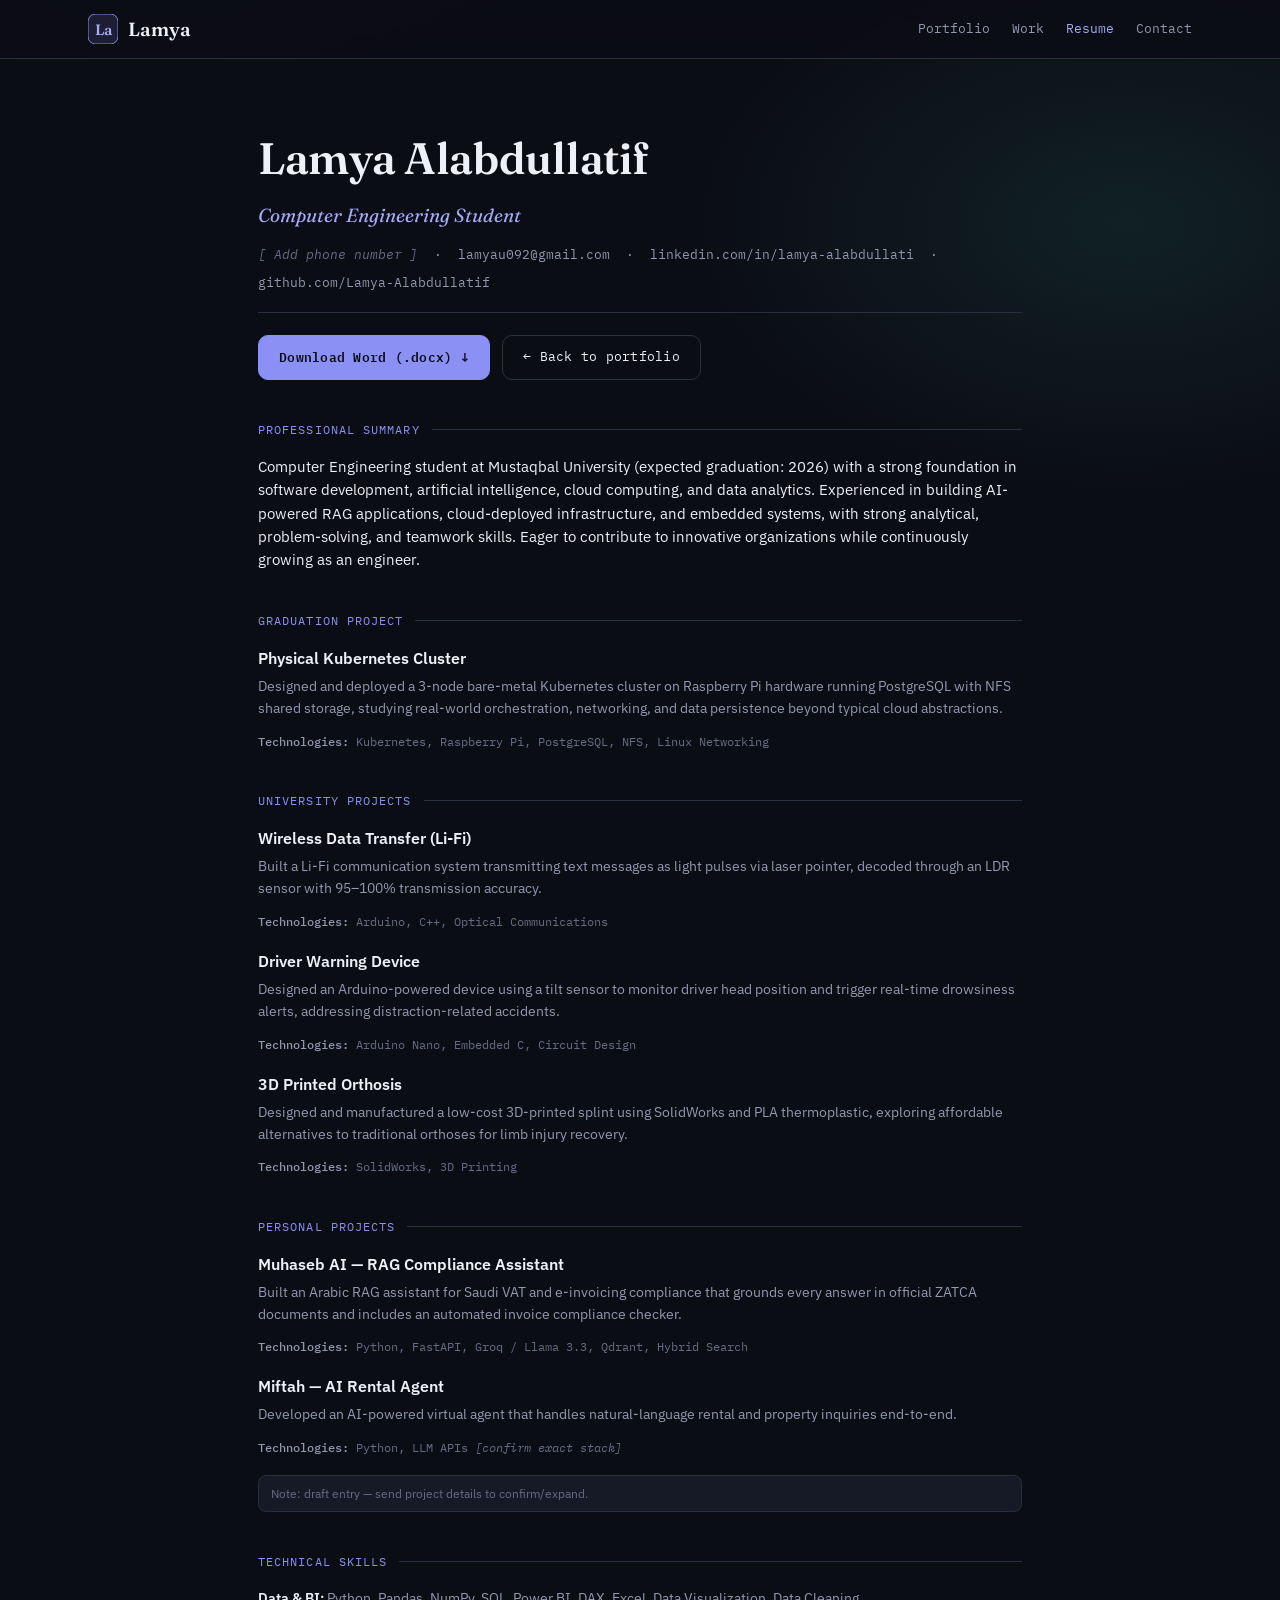
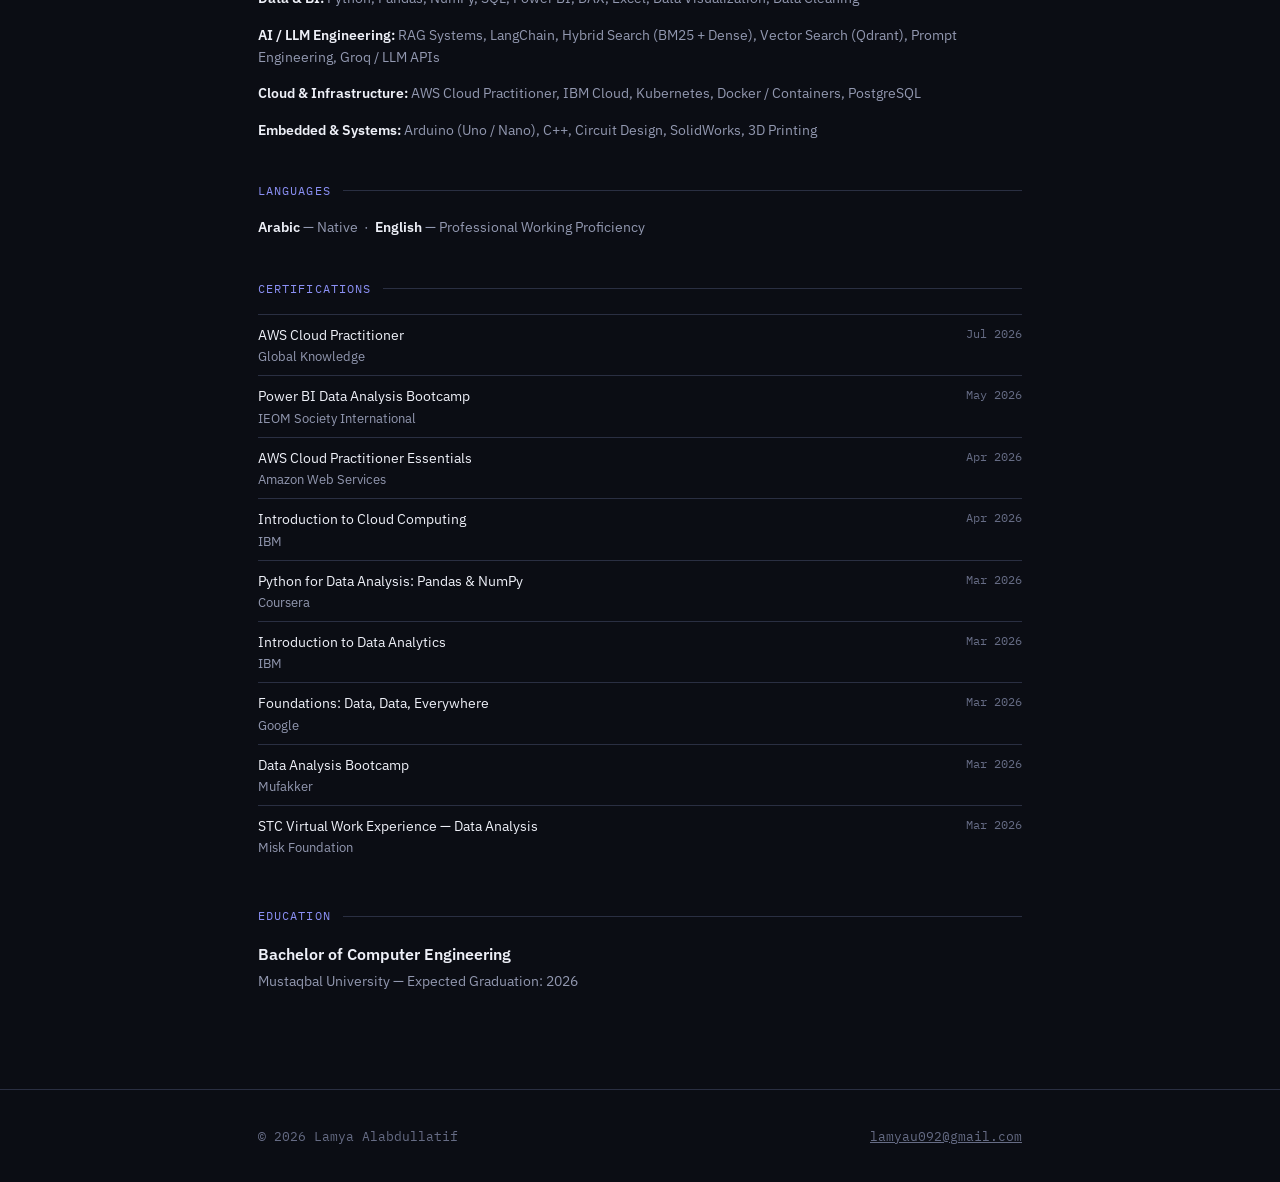
<file: resume.html>
<!DOCTYPE html>
<html lang="en">
<head>
<meta charset="UTF-8">
<meta name="viewport" content="width=device-width, initial-scale=1.0">
<title>Resume — Lamya Alabdullatif</title>
<meta name="description" content="Resume of Lamya Alabdullatif — Computer Engineering student specializing in data analysis, Power BI, and applied RAG/LLM systems.">
<link rel="icon" href="assets/monogram.jpeg">
<link rel="preconnect" href="https://fonts.googleapis.com">
<link rel="preconnect" href="https://fonts.gstatic.com" crossorigin>
<link href="https://fonts.googleapis.com/css2?family=Fraunces:ital,opsz,wght@0,9..144,400;0,9..144,500;0,9..144,600;1,9..144,500&family=IBM+Plex+Mono:wght@400;500;600&family=IBM+Plex+Sans:wght@400;500;600&display=swap" rel="stylesheet">
<style>
  :root{
    --bg:#0b0d14; --bg-2:#10131c; --surface:#161a26; --surface-2:#1d2233;
    --line:#2a2f42; --text:#eef0f8; --muted:#9298b0; --muted-2:#666c85;
    --accent:#8b90f5; --accent-strong:#a5aaf8; --accent-soft:rgba(139,144,245,.14);
    --accent-text:#0b0d14; --teal:#3fceb0;
    --serif:'Fraunces', Georgia, serif;
    --mono:'IBM Plex Mono', 'SFMono-Regular', Menlo, monospace;
    --sans:'IBM Plex Sans', -apple-system, 'Segoe UI', sans-serif;
    --maxw:820px;
    --ease:cubic-bezier(.22,.85,.32,1);
  }
  *{box-sizing:border-box;}
  html{scroll-behavior:smooth;}
  body{
    margin:0;
    background:
      radial-gradient(ellipse 900px 500px at 12% -8%, rgba(139,144,245,.14), transparent 60%),
      radial-gradient(ellipse 800px 500px at 88% 8%, rgba(63,206,176,.10), transparent 55%),
      var(--bg);
    color:var(--text); font-family:var(--sans); line-height:1.6;
    -webkit-font-smoothing:antialiased;
  }
  a{color:inherit;}
  .wrap{max-width:var(--maxw);margin:0 auto;padding:0 28px;}
  @media (max-width:640px){ .wrap{padding:0 20px;} }

  header.nav{position:sticky;top:0;z-index:20;backdrop-filter:blur(10px);background:rgba(11,13,20,.82);border-bottom:1px solid var(--line);}
  .nav-inner{max-width:1160px;margin:0 auto;padding:14px 28px;display:flex;align-items:center;justify-content:space-between;}
  .nav-mark{display:flex;align-items:center;gap:10px;font-family:var(--serif);font-size:19px;font-weight:600;text-decoration:none;}
  .nav-mark svg{width:30px;height:30px;flex-shrink:0;}
  .nav-links{display:flex;gap:22px;font-family:var(--mono);font-size:13px;}
  .nav-links a{text-decoration:none;color:var(--muted);transition:color .15s;}
  .nav-links a:hover{color:var(--accent);}
  .nav-links a.current{color:var(--accent-strong);}
  @media (max-width:560px){ .nav-links{display:none;} }

  main{padding:64px 0 90px;}

  .r-head{margin-bottom:36px;}
  .r-name{font-family:var(--serif);font-weight:600;font-size:clamp(32px,5vw,44px);margin:0 0 6px;letter-spacing:-.01em;}
  .r-role{font-family:var(--serif);font-style:italic;font-size:19px;color:var(--accent-strong);margin:0 0 14px;}
  .r-contact{
    display:flex;flex-wrap:wrap;gap:8px 16px;
    font-family:var(--mono);font-size:12.5px;color:var(--muted);
    padding-bottom:20px;border-bottom:1px solid var(--line);
  }
  .r-contact a{text-decoration:none;color:var(--muted);transition:color .15s;}
  .r-contact a:hover{color:var(--accent-strong);}
  .r-contact .ph{color:var(--muted-2);font-style:italic;}

  .r-actions{display:flex;gap:12px;flex-wrap:wrap;margin-top:22px;}
  .btn{
    font-family:var(--mono);font-size:13px;letter-spacing:.02em;
    padding:11px 20px;border-radius:10px;text-decoration:none;
    display:inline-flex;align-items:center;gap:8px;border:1px solid var(--line);
    transition:transform .2s var(--ease), border-color .2s var(--ease), background .2s var(--ease), box-shadow .2s var(--ease);
  }
  .btn:hover{transform:translateY(-2px);box-shadow:0 10px 24px -12px rgba(0,0,0,.5);}
  .btn-primary{background:var(--accent);color:var(--accent-text);border-color:var(--accent);font-weight:600;}
  .btn-primary:hover{background:var(--accent-strong);}
  .btn-ghost{color:var(--text);}
  .btn-ghost:hover{border-color:var(--accent);color:var(--accent);}

  section.r-section{margin-top:40px;}
  .r-section-title{
    font-family:var(--mono);font-size:12px;color:var(--accent);
    text-transform:uppercase;letter-spacing:.09em;
    display:flex;align-items:center;gap:12px;margin-bottom:16px;
  }
  .r-section-title::after{content:"";flex:1;height:1px;background:var(--line);}

  .r-entry{margin-bottom:18px;}
  .r-entry:last-child{margin-bottom:0;}
  .r-entry-title{font-weight:600;font-size:15.5px;color:var(--text);margin:0 0 4px;}
  .r-entry-desc{color:var(--muted);font-size:14px;line-height:1.6;margin:0 0 6px;}
  .r-tech{font-family:var(--mono);font-size:12px;color:var(--muted-2);}
  .r-tech b{color:var(--muted);font-weight:500;}

  .r-skill-line{margin-bottom:10px;font-size:14px;color:var(--muted);}
  .r-skill-line b{color:var(--text);font-weight:600;}

  .r-cert{
    display:flex;justify-content:space-between;gap:12px;
    padding:9px 0;border-top:1px solid var(--line);font-size:14px;
  }
  .r-cert:first-child{border-top:none;}
  .r-cert-name{color:var(--text);}
  .r-cert-issuer{color:var(--muted);font-size:12.5px;}
  .r-cert-date{font-family:var(--mono);font-size:12px;color:var(--muted-2);white-space:nowrap;}

  .r-note{
    margin-top:8px;font-size:12px;color:var(--muted-2);
    background:var(--surface);border:1px solid var(--line);border-radius:8px;padding:8px 12px;
  }

  footer{padding:36px 0;border-top:1px solid var(--line);color:var(--muted-2);font-family:var(--mono);font-size:12.5px;}
</style>
</head>
<body>

<header class="nav">
  <div class="nav-inner">
    <a href="index.html" class="nav-mark">
      <svg viewBox="0 0 32 32" xmlns="http://www.w3.org/2000/svg">
        <rect width="32" height="32" rx="8" fill="var(--accent-soft)" stroke="var(--accent)" stroke-width="1"/>
        <text x="16" y="22" text-anchor="middle" font-family="'Fraunces', Georgia, serif" font-size="16" font-weight="600" fill="var(--accent-strong)">La</text>
      </svg>
      Lamya
    </a>
    <nav class="nav-links">
      <a href="index.html">Portfolio</a>
      <a href="index.html#work">Work</a>
      <a href="resume.html" class="current">Resume</a>
      <a href="index.html#contact">Contact</a>
    </nav>
  </div>
</header>

<main>
  <div class="wrap">

    <div class="r-head">
      <h1 class="r-name">Lamya Alabdullatif</h1>
      <p class="r-role">Computer Engineering Student</p>
      <div class="r-contact">
        <span class="ph">[ Add phone number ]</span>
        <span>·</span>
        <a href="mailto:lamyau092@gmail.com">lamyau092@gmail.com</a>
        <span>·</span>
        <a href="https://www.linkedin.com/in/lamya-alabdullati" target="_blank" rel="noopener">linkedin.com/in/lamya-alabdullati</a>
        <span>·</span>
        <a href="https://github.com/Lamya-Alabdullatif" target="_blank" rel="noopener">github.com/Lamya-Alabdullatif</a>
      </div>
      <div class="r-actions">
        <a class="btn btn-primary" href="assets/files/Lamya_Abdulatif_Resume.docx" download>Download Word (.docx) ↓</a>
        <a class="btn btn-ghost" href="index.html">← Back to portfolio</a>
      </div>
    </div>

    <section class="r-section">
      <div class="r-section-title">Professional Summary</div>
      <p class="r-entry-desc" style="color:var(--text);font-size:14.5px;">
        Computer Engineering student at Mustaqbal University (expected graduation: 2026) with a strong foundation in software development, artificial intelligence, cloud computing, and data analytics. Experienced in building AI-powered RAG applications, cloud-deployed infrastructure, and embedded systems, with strong analytical, problem-solving, and teamwork skills. Eager to contribute to innovative organizations while continuously growing as an engineer.
      </p>
    </section>

    <section class="r-section">
      <div class="r-section-title">Graduation Project</div>
      <div class="r-entry">
        <p class="r-entry-title">Physical Kubernetes Cluster</p>
        <p class="r-entry-desc">Designed and deployed a 3-node bare-metal Kubernetes cluster on Raspberry Pi hardware running PostgreSQL with NFS shared storage, studying real-world orchestration, networking, and data persistence beyond typical cloud abstractions.</p>
        <p class="r-tech"><b>Technologies:</b> Kubernetes, Raspberry Pi, PostgreSQL, NFS, Linux Networking</p>
      </div>
    </section>

    <section class="r-section">
      <div class="r-section-title">University Projects</div>
      <div class="r-entry">
        <p class="r-entry-title">Wireless Data Transfer (Li-Fi)</p>
        <p class="r-entry-desc">Built a Li-Fi communication system transmitting text messages as light pulses via laser pointer, decoded through an LDR sensor with 95–100% transmission accuracy.</p>
        <p class="r-tech"><b>Technologies:</b> Arduino, C++, Optical Communications</p>
      </div>
      <div class="r-entry">
        <p class="r-entry-title">Driver Warning Device</p>
        <p class="r-entry-desc">Designed an Arduino-powered device using a tilt sensor to monitor driver head position and trigger real-time drowsiness alerts, addressing distraction-related accidents.</p>
        <p class="r-tech"><b>Technologies:</b> Arduino Nano, Embedded C, Circuit Design</p>
      </div>
      <div class="r-entry">
        <p class="r-entry-title">3D Printed Orthosis</p>
        <p class="r-entry-desc">Designed and manufactured a low-cost 3D-printed splint using SolidWorks and PLA thermoplastic, exploring affordable alternatives to traditional orthoses for limb injury recovery.</p>
        <p class="r-tech"><b>Technologies:</b> SolidWorks, 3D Printing</p>
      </div>
    </section>

    <section class="r-section">
      <div class="r-section-title">Personal Projects</div>
      <div class="r-entry">
        <p class="r-entry-title">Muhaseb AI — RAG Compliance Assistant</p>
        <p class="r-entry-desc">Built an Arabic RAG assistant for Saudi VAT and e-invoicing compliance that grounds every answer in official ZATCA documents and includes an automated invoice compliance checker.</p>
        <p class="r-tech"><b>Technologies:</b> Python, FastAPI, Groq / Llama 3.3, Qdrant, Hybrid Search</p>
      </div>
      <div class="r-entry">
        <p class="r-entry-title">Miftah — AI Rental Agent</p>
        <p class="r-entry-desc">Developed an AI-powered virtual agent that handles natural-language rental and property inquiries end-to-end.</p>
        <p class="r-tech"><b>Technologies:</b> Python, LLM APIs <em>[confirm exact stack]</em></p>
      </div>
      <p class="r-note">Note: draft entry — send project details to confirm/expand.</p>
    </section>

    <section class="r-section">
      <div class="r-section-title">Technical Skills</div>
      <p class="r-skill-line"><b>Data &amp; BI:</b> Python, Pandas, NumPy, SQL, Power BI, DAX, Excel, Data Visualization, Data Cleaning</p>
      <p class="r-skill-line"><b>AI / LLM Engineering:</b> RAG Systems, LangChain, Hybrid Search (BM25 + Dense), Vector Search (Qdrant), Prompt Engineering, Groq / LLM APIs</p>
      <p class="r-skill-line"><b>Cloud &amp; Infrastructure:</b> AWS Cloud Practitioner, IBM Cloud, Kubernetes, Docker / Containers, PostgreSQL</p>
      <p class="r-skill-line"><b>Embedded &amp; Systems:</b> Arduino (Uno / Nano), C++, Circuit Design, SolidWorks, 3D Printing</p>
    </section>

    <section class="r-section">
      <div class="r-section-title">Languages</div>
      <p class="r-skill-line"><b>Arabic</b> — Native &nbsp;·&nbsp; <b>English</b> — Professional Working Proficiency</p>
    </section>

    <section class="r-section">
      <div class="r-section-title">Certifications</div>
      <div class="r-cert"><div><div class="r-cert-name">AWS Cloud Practitioner</div><div class="r-cert-issuer">Global Knowledge</div></div><div class="r-cert-date">Jul 2026</div></div>
      <div class="r-cert"><div><div class="r-cert-name">Power BI Data Analysis Bootcamp</div><div class="r-cert-issuer">IEOM Society International</div></div><div class="r-cert-date">May 2026</div></div>
      <div class="r-cert"><div><div class="r-cert-name">AWS Cloud Practitioner Essentials</div><div class="r-cert-issuer">Amazon Web Services</div></div><div class="r-cert-date">Apr 2026</div></div>
      <div class="r-cert"><div><div class="r-cert-name">Introduction to Cloud Computing</div><div class="r-cert-issuer">IBM</div></div><div class="r-cert-date">Apr 2026</div></div>
      <div class="r-cert"><div><div class="r-cert-name">Python for Data Analysis: Pandas &amp; NumPy</div><div class="r-cert-issuer">Coursera</div></div><div class="r-cert-date">Mar 2026</div></div>
      <div class="r-cert"><div><div class="r-cert-name">Introduction to Data Analytics</div><div class="r-cert-issuer">IBM</div></div><div class="r-cert-date">Mar 2026</div></div>
      <div class="r-cert"><div><div class="r-cert-name">Foundations: Data, Data, Everywhere</div><div class="r-cert-issuer">Google</div></div><div class="r-cert-date">Mar 2026</div></div>
      <div class="r-cert"><div><div class="r-cert-name">Data Analysis Bootcamp</div><div class="r-cert-issuer">Mufakker</div></div><div class="r-cert-date">Mar 2026</div></div>
      <div class="r-cert"><div><div class="r-cert-name">STC Virtual Work Experience — Data Analysis</div><div class="r-cert-issuer">Misk Foundation</div></div><div class="r-cert-date">Mar 2026</div></div>
    </section>

    <section class="r-section">
      <div class="r-section-title">Education</div>
      <div class="r-entry">
        <p class="r-entry-title">Bachelor of Computer Engineering</p>
        <p class="r-entry-desc">Mustaqbal University — Expected Graduation: 2026</p>
      </div>
    </section>

  </div>
</main>

<footer>
  <div class="wrap" style="display:flex;justify-content:space-between;flex-wrap:wrap;gap:10px;">
    <span>© 2026 Lamya Alabdullatif</span>
    <span><a href="mailto:lamyau092@gmail.com">lamyau092@gmail.com</a></span>
  </div>
</footer>

</body>
</html>
</file>
